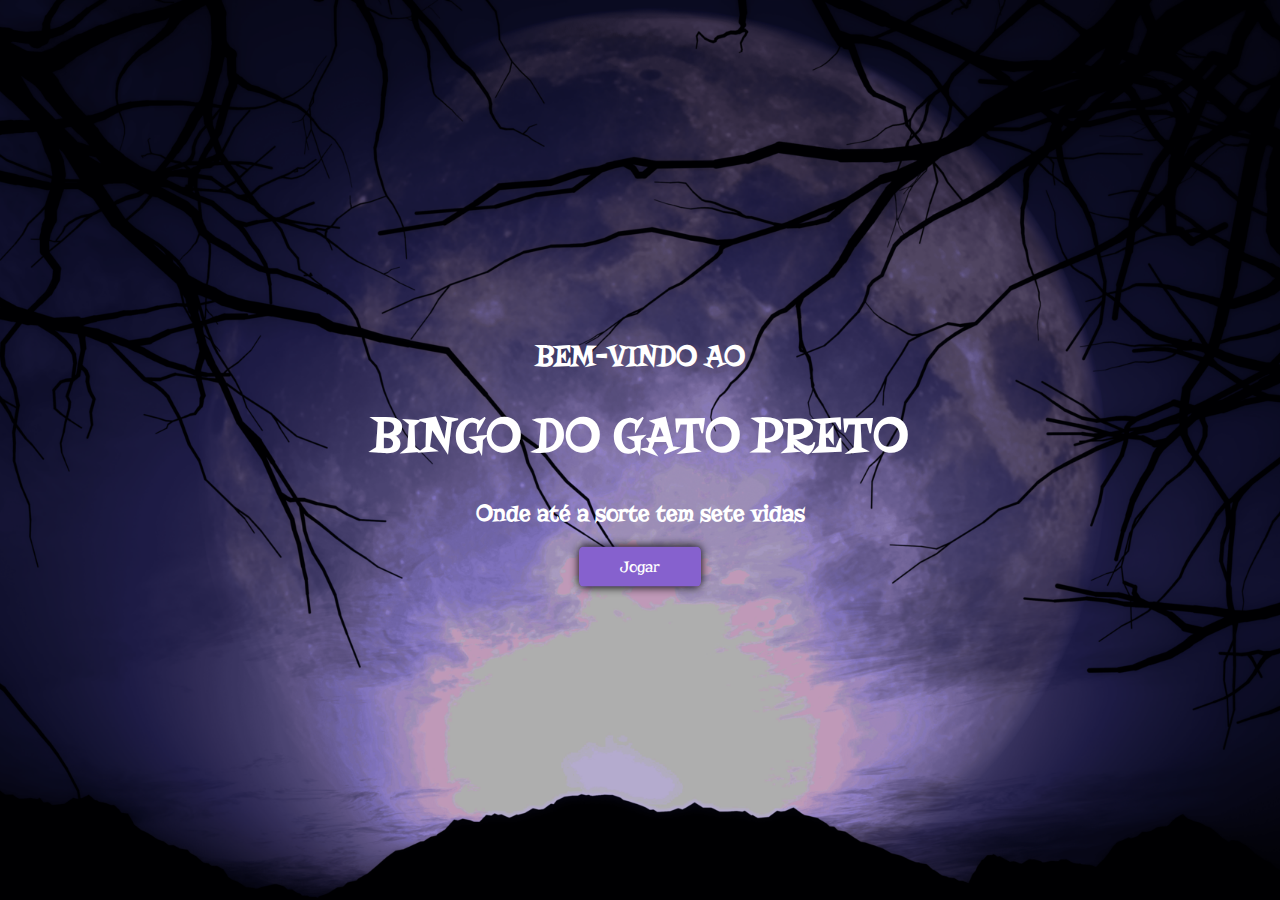
<file: index.html>
<!DOCTYPE html>
<html lang="pt-br">

<head>
    <meta charset="UTF-8">
    <meta http-equiv="X-UA-Compatible" content="IE=edge">
    <meta name="viewport" content="width=device-width, initial-scale=1.0">
    <title>Document</title>

    <link rel="stylesheet" href="./style/stylejogo.css">

    <script src="./js/script.js"></script>

</head>

<body>

    <div class="container">
        <h2 style="font-size: 30px;">BEM-VINDO AO</h2>
        <h1 class="pulse">BINGO DO GATO PRETO</h1>
        <h2>Onde até a sorte tem sete vidas</h2>

        <div class="botao hover" onclick="window.location.href='./jogo.html'">Jogar</div>
    </div>

</body>

</html>
</file>
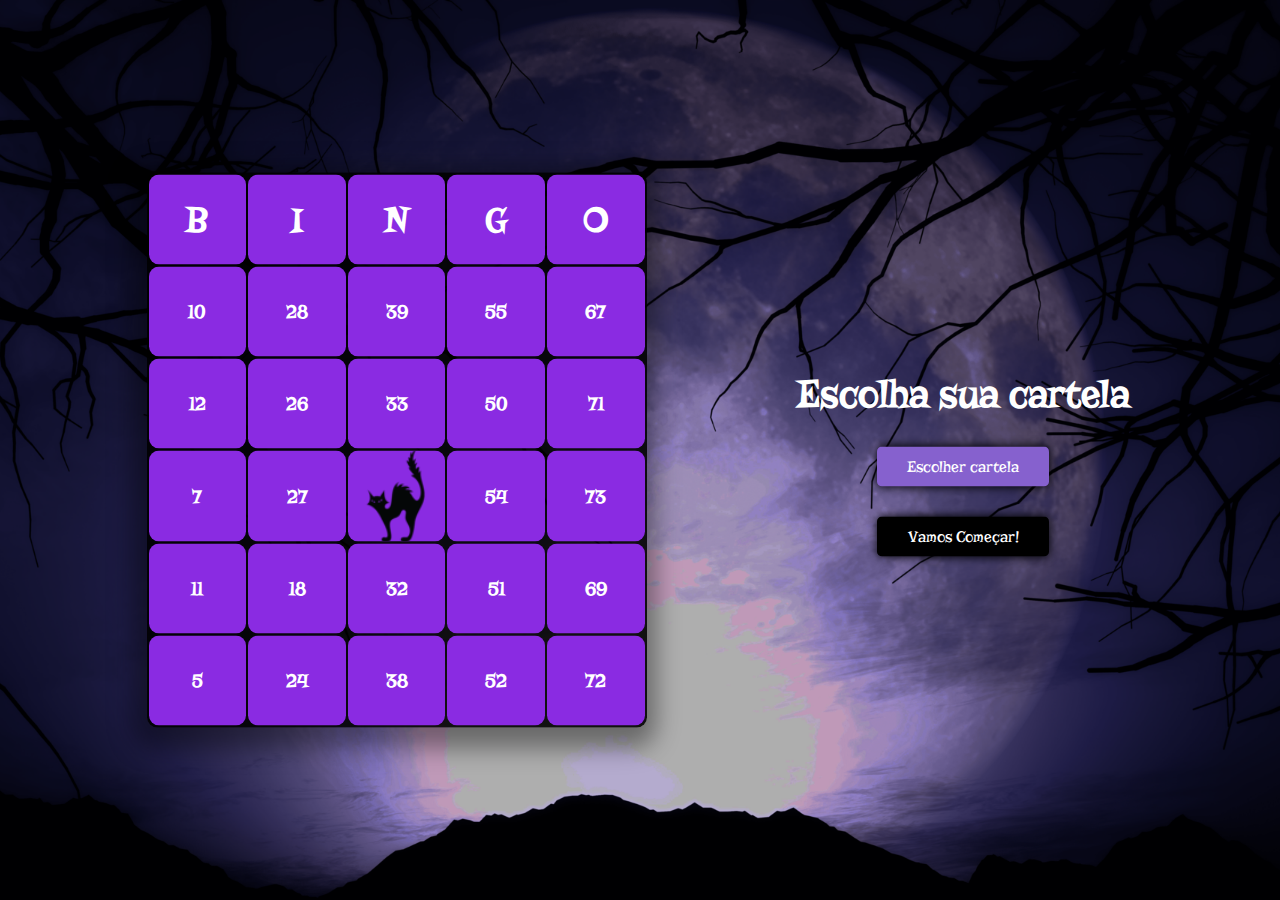
<file: jogo.html>
<!DOCTYPE html>
<html lang="pt-br">

<head>
    <meta charset="UTF-8">
    <meta http-equiv="X-UA-Compatible" content="IE=edge">
    <meta name="viewport" content="width=device-width, initial-scale=1.0">
    <title>Bingo!</title>

    <link rel="stylesheet" href="./style/style.css">

    <script src="./js/script.js"></script>

</head>

<body onload="load()">

    <div class="container">

        <div class="cartela fadeI">

            <table>

                <tr class="bingo">
                    <td>B</td>
                    <td>I</td>
                    <td>N</td>
                    <td>G</td>
                    <td>O</td>
                </tr>
                <tr>
                    <td class="linhaB" onclick="selecionar(this)" onmouseover="onOver(this)" onmouseout="onOut(this)">
                    </td>
                    <td class="linhaI" onclick="selecionar(this)" onmouseover="onOver(this)" onmouseout="onOut(this)">
                    </td>
                    <td class="linhaN" onclick="selecionar(this)" onmouseover="onOver(this)" onmouseout="onOut(this)">
                    </td>
                    <td class="linhaG" onclick="selecionar(this)" onmouseover="onOver(this)" onmouseout="onOut(this)">
                    </td>
                    <td class="linhaO" onclick="selecionar(this)" onmouseover="onOver(this)" onmouseout="onOut(this)">
                    </td>
                </tr>

                <tr>
                    <td class="linhaB" onclick="selecionar(this)" onmouseover="onOver(this)" onmouseout="onOut(this)">
                    </td>
                    <td class="linhaI" onclick="selecionar(this)" onmouseover="onOver(this)" onmouseout="onOut(this)">
                    </td>
                    <td class="linhaN" onclick="selecionar(this)" onmouseover="onOver(this)" onmouseout="onOut(this)">
                    </td>
                    <td class="linhaG" onclick="selecionar(this)" onmouseover="onOver(this)" onmouseout="onOut(this)">
                    </td>
                    <td class="linhaO" onclick="selecionar(this)" onmouseover="onOver(this)" onmouseout="onOut(this)">
                    </td>
                </tr>
                <tr>
                    <td class="linhaB" onclick="selecionar(this)" onmouseover="onOver(this)" onmouseout="onOut(this)">
                    </td>
                    <td class="linhaI" onclick="selecionar(this)" onmouseover="onOver(this)" onmouseout="onOut(this)">
                    </td>
                    <td class="linhaN img"></td>
                    <td class="linhaG" onclick="selecionar(this)" onmouseover="onOver(this)" onmouseout="onOut(this)">
                    </td>
                    <td class="linhaO" onclick="selecionar(this)" onmouseover="onOver(this)" onmouseout="onOut(this)">
                    </td>
                </tr>
                <tr>
                    <td class="linhaB" onclick="selecionar(this)" onmouseover="onOver(this)" onmouseout="onOut(this)">
                    </td>
                    <td class="linhaI" onclick="selecionar(this)" onmouseover="onOver(this)" onmouseout="onOut(this)">
                    </td>
                    <td class="linhaN" onclick="selecionar(this)" onmouseover="onOver(this)" onmouseout="onOut(this)">
                    </td>
                    <td class="linhaG" onclick="selecionar(this)" onmouseover="onOver(this)" onmouseout="onOut(this)">
                    </td>
                    <td class="linhaO" onclick="selecionar(this)" onmouseover="onOver(this)" onmouseout="onOut(this)">
                    </td>
                </tr>
                <tr>
                    <td class="linhaB" onclick="selecionar(this)" onmouseover="onOver(this)" onmouseout="onOut(this)">
                    </td>
                    <td class="linhaI" onclick="selecionar(this)" onmouseover="onOver(this)" onmouseout="onOut(this)">
                    </td>
                    <td class="linhaN" onclick="selecionar(this)" onmouseover="onOver(this)" onmouseout="onOut(this)">
                    </td>
                    <td class="linhaG" onclick="selecionar(this)" onmouseover="onOver(this)" onmouseout="onOut(this)">
                    </td>
                    <td class="linhaO" onclick="selecionar(this)" onmouseover="onOver(this)" onmouseout="onOut(this)">
                    </td>
                </tr>

            </table>

        </div>

        <div class="listanum fadeI">

            <h1 id="escolhacartela" class="pulse">Escolha sua cartela</h1>

            <div class="botao hover" id="escolher" onclick="escolher()">
                Escolher cartela
            </div>

            <h1 id="numsorteado" class="fadeI" style="display: none;">Número sorteado</h1>

            <h1 id="num"></h1>
            <div id="result" style="width: 100%"></div>

            <div class="botao pulse" id="sortear" onclick="sortear()" onmouseover="onOver(this)"
                onmouseout="onOut(this)" style="display: none;">Sortear</div>

            <div class="botao hover" style="background-color: black;" id="comecar" onclick="guardar()">Vamos Começar!
            </div>
            <div class="botao hover" style="background-color: black; display: none;" id="terminar" onclick="limpar()">Terminar</div>
        </div>

    </div>
</body>

</html>
</file>
<file: style/stylejogo.css>
@font-face {
    font-family: risque;
    src: url(../fonts/Risque/Risque-Regular.ttf);
}

@-webkit-keyframes pulse {
    0% {
        -webkit-transform: scale(1);
    }

    100% {
        -webkit-transform: scale(1.1);
    }
}

@keyframes pulse {
    0% {
        transform: scale(1);
    }

    100% {
        transform: scale(1.1);
    }
}




.pulse {
    animation: pulse 1s infinite;
    animation-direction: alternate;
    -webkit-animation-name: pulse;
    animation-name: pulse;
}


.hover:hover {
    background-color: #D3A3E0;
    cursor: pointer;
    animation: pulse .3s infinite;
    animation-direction: alternate;
    -webkit-animation-name: pulse;
    animation-name: pulse;

}

.container {
    width: 90%;
    position: absolute;
    top: 50%;
    left: 50%;
    transform: translate(-50%, -50%);
    
}


body {
    margin: 0px;
    padding: 0px;
    text-align: center;
    background-image: url(../img/fundo2.webp);
    background-repeat: no-repeat;
    background-position: center;
    background-size: cover;
    background-attachment: fixed;
    font-family: risque;
    color: white;
    height: fit-content;
}

a {
    color: white;
    cursor: default;
    text-decoration: none;
    font-family: risque;
}

h1 {
    font-size: 50px;
    opacity: 1;
   
}

.botao {
    
    background-color: #8661CE;
    border-style: solid;
    border-width: 1px 1px 1px 1px;
    border-color: #00000000;
    border-radius: 5px 5px 5px 5px;
    box-shadow: 0px 0px 10px 0px #000000;
    width: 100px;
    padding: 10px;
    margin: auto;
}

.fadeI {
    -webkit-animation: fadein 2s;
    animation: fadein 2s;
    opacity: 1;
}

@-webkit-keyframes fadein {
    0% {
        opacity: 0;
    }

    100% {
        opacity: 1;
    }
}

@keyframes fadein {
    0% {
        opacity: 0;
    }

    100% {
        opacity: 1;
    }
}


@media screen and (min-width: 768px) and (max-width: 1023px) {

h1 {
    font-size: 40px;
}

}

@media screen and (max-width: 767px) {

    h1 {
        font-size: 35px;
    }
}
</file>
<file: style/style.css>
@font-face {
    font-family: risque;
    src: url(../fonts/Risque/Risque-Regular.ttf);
}

@-webkit-keyframes pulse {
    0% {
        -webkit-transform: scale(1);
    }

    100% {
        -webkit-transform: scale(1.1);
    }
}

@keyframes pulse {
    0% {
        transform: scale(1);
    }

    100% {
        transform: scale(1.1);
    }
}




.pulse {
    animation: pulse 0.7s infinite;
    animation-direction: alternate;
    -webkit-animation-name: pulse;
    animation-name: pulse;
}


.hover:hover {
    background-color: #D3A3E0;
    cursor: pointer;
    animation: pulse 1s infinite;
    animation-direction: alternate;
    -webkit-animation-name: pulse;
    animation-name: pulse;

}

body {
    text-align: center;
    background-image: url(../img/fundo2.webp);
    background-repeat: no-repeat;
    background-position: center;
    background-size: cover;
    background-attachment: fixed;
    font-family: risque;
    color: white;

}


h1 {
    font-size: 40px;
    opacity: 1;
}

.img {
    background-image: url(../img/cat1.png);
    background-repeat: no-repeat;
    background-position: center;
    background-size: contain;
}

.container {
    width: 100%;
    display: flex;
    align-items: center;
    position: absolute;
    top: 50%;
    left: 50%;
    transform: translate(-50%, -50%);
    justify-content: space-evenly;
}

.botao {

    background-color: #8661CE;
    border-style: solid;
    border-width: 1px 1px 1px 1px;
    border-color: #00000000;
    border-radius: 5px 5px 5px 5px;
    box-shadow: 0px 0px 10px 0px #000000;
    width: 150px;
    padding: 10px;
    margin: auto;
    margin-top: 30px;
}



.listanum {
    width: 340px;
}

.cartela {

    width: 500px;
    height: 555px;
    opacity: 0;
}

.fadeI {
    -webkit-animation: fadein 2s;
    animation: fadein 2s;
    opacity: 1;
}

@-webkit-keyframes fadein {
    0% {
        opacity: 0;
    }

    100% {
        opacity: 1;
    }
}

@keyframes fadein {
    0% {
        opacity: 0;
    }

    100% {
        opacity: 1;
    }
}



table {
    width: 100%;
    height: 100%;
    background-color: rgb(0, 0, 0, 0.9);
    border-radius: 10px;
    box-shadow: -3px 8px 24px 12px rgba(0, 0, 0, 0.4);
    -webkit-box-shadow: -3px 8px 24px 12px rgba(0, 0, 0, 0.4);
    -moz-box-shadow: -3px 8px 24px 12px rgba(0, 0, 0, 0.4);
}

tr {
    height: 90px;
    background-color: blueviolet;

}

td {
    width: 83px;
    text-align: center;
    font-size: larger;
    font-weight: bolder;
    border-radius: 10px;

}

.bingo {
    font-size: 30px;
    font-weight: bold;

}


@media screen and (min-width: 768px) and (max-width: 1023px) {

    h1 {
        font-size: 30px;
    }

    .botao {

        width: 130px;
        padding: 8px;
        font-size: 14px;
    }

    .cartela {
        padding-left: 40px;
        width: 400px;
        height: 450px;
    }

    table {
        width: 100%;
        height: 100%;
    }

    tr {
        height: 50px;
    }

    td {
        width: 50px;
    }



}



@media only screen and (max-width: 767px) {


    .container {
        display: block;
        padding-top: 60px;
    }


    h1 {
        font-size: 25px;
      width: fit-content;
      margin: auto;
      margin-top: 15px;

    }

    .botao {

        width: 120px;
        padding: 5px;
        font-size: 14px;
    
    }

    .cartela {
        padding: 20px;
        padding-bottom: 0px;
        margin: auto;
        width: 300px;
        height: 350px;
    }

    table {
        width: 100%;
        height: 100%;
    }

    tr {
        height: 50px;
    }

    td {
        width: 50px;
    }

    .listanum {
        margin: auto;
    }

}
</file>
